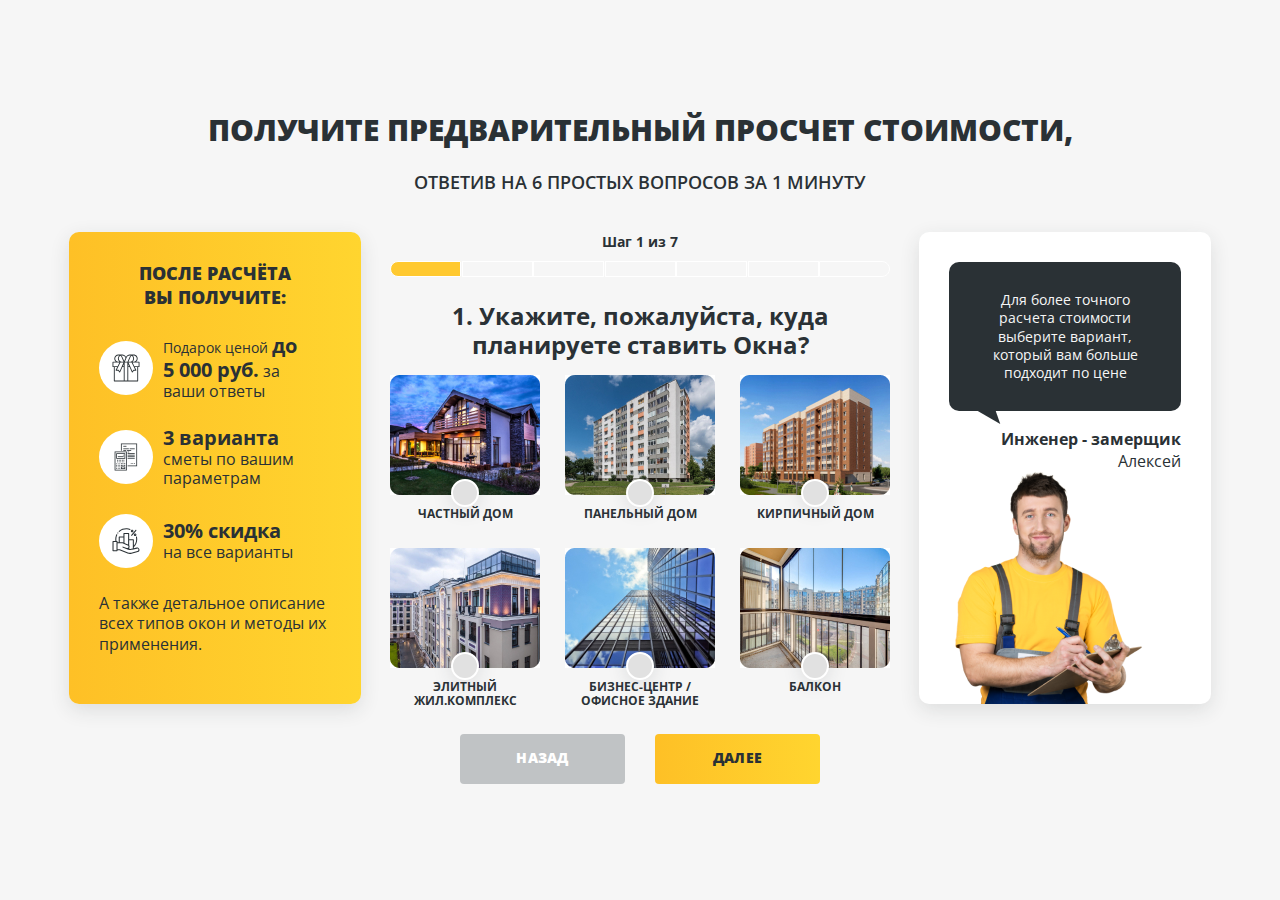
<file: index.html>
<!DOCTYPE html>
<html lang="en">
<head>
    <meta charset="UTF-8">
    <meta http-equiv="X-UA-Compatible" content="IE=edge">
    <meta name="viewport" content="width=device-width, initial-scale=1.0">

    <link rel="preconnect" href="https://fonts.googleapis.com">
    <link rel="preconnect" href="https://fonts.gstatic.com" crossorigin>
    <link href="https://fonts.googleapis.com/css2?family=Open+Sans:wght@400;600;700;800&display=swap" rel="stylesheet">

    <link rel="stylesheet" href="css/index.css">
    <link rel="stylesheet" href="css/media1160.css">
    <link rel="stylesheet" href="css/media846.css">
    <link rel="stylesheet" href="css/media542.css">
    <link rel="stylesheet" href="css/media414.css">
    <title>Document</title>
</head>
<body>

    <main>
        <div class="layout"></div>
        <div class="content">
            <h1>Получите предварительный просчет стоимости, 
                <span>ответив на 6 простых вопросов за 1 минуту</span>
            </h1>

            <section>
                <div class="content-box result">
                    <h3>После расчёта Вы получите:</h3>
                    <div class="result-item">
                        <div class="result-item-round">
                            <img src="icons/gift-box.svg" alt="">
                        </div>

                        <div class="result-item-text">
                            <p><span class="result-item-text-small">Подарок ценой</span> <span>до 5 000 руб.</span> за ваши ответы</p>
                        </div>
                    </div>
                    
                    <div class="result-item">
                        <div class="result-item-round">
                            <img src="icons/estimation.svg" alt="">
                        </div>

                        <div class="result-item-text">
                            <p><span>3 варианта</span> сметы по вашим параметрам</p>
                        </div>
                    </div>

                    <div class="result-item">
                        <div class="result-item-round">
                            <img src="icons/business-and-finance.svg" alt="">
                        </div>

                        <div class="result-item-text">
                            <p><span>30% скидка</span> на все варианты</p>
                        </div>
                    </div>

                    <p>А также детальное описание всех типов окон и методы их применения.</p>
                </div>

                <div class="step">
                    <p class="step-title">Шаг <span>1</span> из 7</p>
                    <div class="step-block">
                        <div class="step-block-item"></div>
                        <div class="step-block-item"></div>
                        <div class="step-block-item"></div>
                        <div class="step-block-item"></div>
                        <div class="step-block-item"></div>
                        <div class="step-block-item"></div>
                        <div class="step-block-item"></div>
                    </div>
                    <h2>1. Укажите, пожалуйста, куда планируете ставить Окна?</h2>
                    <div class="step-check">
                        <div class="step-check-item">
                            <div class="step-check-foto">
                                <img src="images/house1.jpg" alt="">
                            </div>

                            <label class="custom-radio" for="house-own">
                                <input type="radio" id="house-own" name="house">
                                <span>частный дом</span>
                            </label>
                        </div>

                        <div class="step-check-item">
                            <div class="step-check-foto">
                                <img src="images/house2.jpg" alt="">
                            </div>

                            <label class="custom-radio" for="house-panel">
                                <input type="radio" id="house-panel" name="house">
                                <span>панельный дом</span>
                            </label>
                        </div>

                        <div class="step-check-item">
                            <div class="step-check-foto">
                                <img src="images/house3.jpg" alt="">
                            </div>
                            
                            <label class="custom-radio" for="house-brick">
                                <input type="radio" id="house-brick" name="house">
                                <span>кирпичный дом</span>
                            </label>
                        </div>

                        <div class="step-check-item">
                            <div class="step-check-foto">
                                <img src="images/house4.jpg" alt="">
                            </div>
                            
                            <label class="custom-radio" for="house-elit">
                                <input type="radio" id="house-elit" name="house">
                                <span>элитный жил.комплекс</span>
                            </label>
                        </div>

                        <div class="step-check-item">
                            <div class="step-check-foto">
                                <img src="images/house5.jpg" alt="">
                            </div>
                            
                            <label class="custom-radio" for="house-busines">
                                <input type="radio" id="house-busines" name="house">
                                <span>бизнес-центр / офисное здание</span>
                            </label>
                        </div>

                        <div class="step-check-item">
                            <div class="step-check-foto">
                                <img src="images/house6.jpg" alt="">
                            </div>
                            
                            <label class="custom-radio" for="house-balcony">
                                <input type="radio" id="house-balcony" name="house">
                                <span>балкон</span>
                            </label>
                        </div>
                    </div>
                </div>

                <div class="content-box advice">
                    <div class="advice-speech">
                        <p>
                            Для более точного расчета стоимости выберите вариант, 
                            который вам больше подходит по цене
                        </p>
                    </div>
                    <p class="advice-profession">Инженер - замерщик</p>
                    <p class="advice-name">Алексей</p>
                </div>
            </section>

            <div class="button-box">
                <button class="button-grey">
                    <span>назад</span>
                </button>
                <button class="button-yellow">
                    <span>далее</span>
                </button>
            </div>
            <div class="mistake">Для продолжения выберите, пожалуйста, вариант ответа</div>
        </div>
        
    </main>

    <script src="index.js"></script>
</body>
</html>
</file>
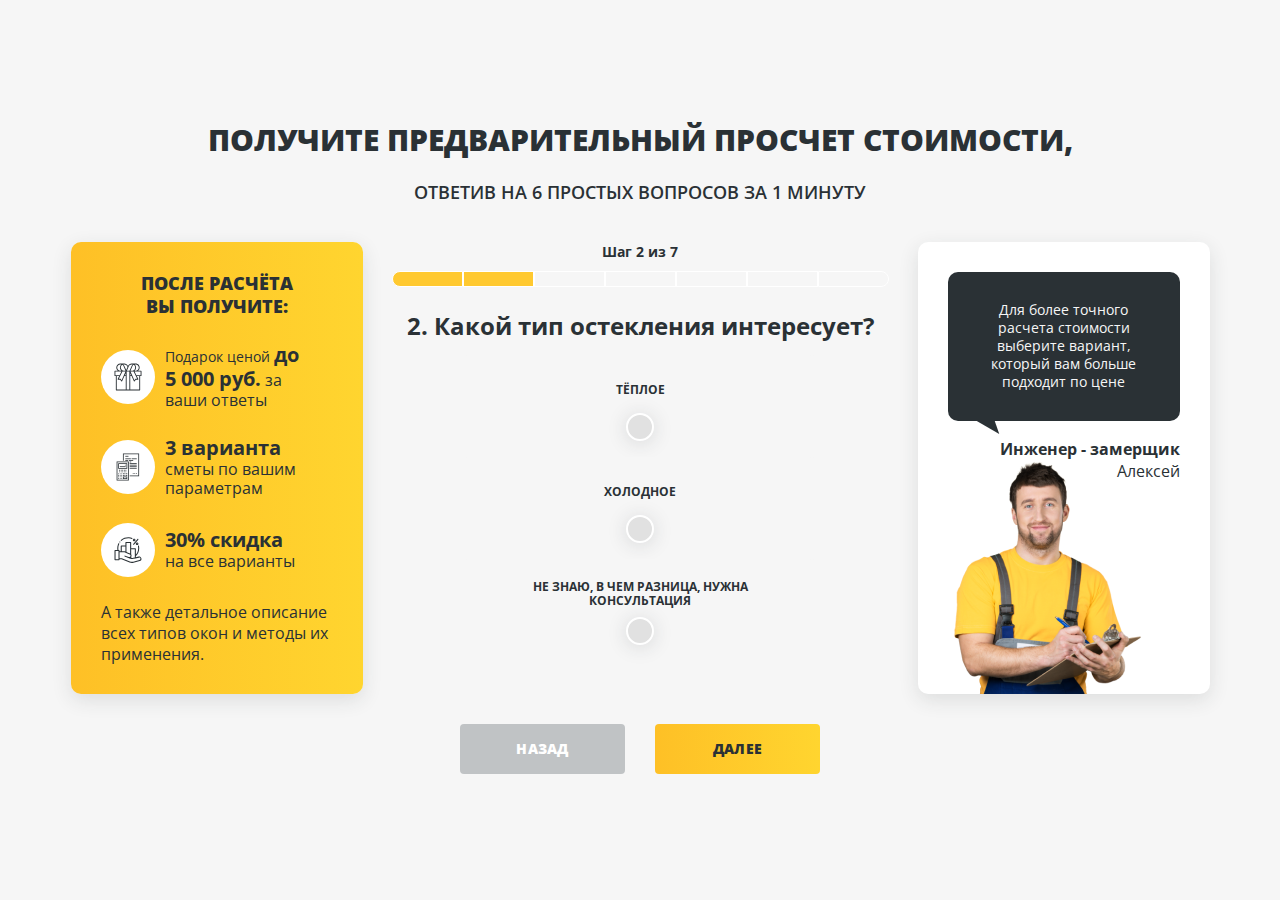
<file: pages/step2.html>
<!DOCTYPE html>
<html lang="en">
<head>
    <meta charset="UTF-8">
    <meta http-equiv="X-UA-Compatible" content="IE=edge">
    <meta name="viewport" content="width=device-width, initial-scale=1.0">

    <link rel="preconnect" href="https://fonts.googleapis.com">
    <link rel="preconnect" href="https://fonts.gstatic.com" crossorigin>
    <link href="https://fonts.googleapis.com/css2?family=Open+Sans:wght@400;600;700;800&display=swap" rel="stylesheet">

    <link rel="stylesheet" href="../css/index.css">
    <link rel="stylesheet" href="../css/media1160.css">
    <link rel="stylesheet" href="../css/media846.css">
    <link rel="stylesheet" href="../css/media542.css">
    <link rel="stylesheet" href="../css/media414.css">
    <title>Document</title>
</head>
<body>

    <main>
        <div class="layout"></div>
        <div class="content">
            <h1>Получите предварительный просчет стоимости, 
                <span>ответив на 6 простых вопросов за 1 минуту</span>
            </h1>

            <section>
                <div class="content-box result">
                    <h3>После расчёта Вы получите:</h3>
                    <div class="result-item">
                        <div class="result-item-round">
                            <img src="../icons/gift-box.svg" alt="">
                        </div>

                        <div class="result-item-text">
                            <p><span class="result-item-text-small">Подарок ценой</span> <span>до 5 000 руб.</span> за ваши ответы</p>
                        </div>
                    </div>
                    
                    <div class="result-item">
                        <div class="result-item-round">
                            <img src="../icons/estimation.svg" alt="">
                        </div>

                        <div class="result-item-text">
                            <p><span>3 варианта</span> сметы по вашим параметрам</p>
                        </div>
                    </div>

                    <div class="result-item">
                        <div class="result-item-round">
                            <img src="../icons/business-and-finance.svg" alt="">
                        </div>

                        <div class="result-item-text">
                            <p><span>30% скидка</span> на все варианты</p>
                        </div>
                    </div>

                    <p>А также детальное описание всех типов окон и методы их применения.</p>
                </div>

                <div class="step">
                    <p class="step-title">Шаг <span>2</span> из 7</p>
                    <div class="step-block">
                        <div class="step-block-item"></div>
                        <div class="step-block-item"></div>
                        <div class="step-block-item"></div>
                        <div class="step-block-item"></div>
                        <div class="step-block-item"></div>
                        <div class="step-block-item"></div>
                        <div class="step-block-item"></div>
                    </div>
                    <h2>2. Какой тип остекления интересует?</h2>
                    <div class="step-column"> 
                        <div class="step-column-item">
                            <label class="custom-radio-column" for="type-warm">  
                                <input type="radio" id="type-warm" name="type">
                                <span>Тёплое</span>
                            </label>
                        </div>     
                        
                        <div class="step-column-item">
                            <label class="custom-radio-column" for="type-cold">  
                                <input type="radio" id="type-cold" name="type">
                                <span>Холодное</span>
                            </label>
                        </div>
                        
                        <div class="step-column-item">
                            <label class="custom-radio-column" for="type-nothing">
                                <input type="radio" id="type-nothing" name="type">
                                <span>не знаю, в чем разница, нужна консультация</span>
                            </label>
                        </div>
                    </div>
                </div>

                <div class="content-box advice">
                    <div class="advice-speech">
                        <p>
                            Для более точного расчета стоимости выберите вариант, 
                            который вам больше подходит по цене
                        </p>
                    </div>
                    <p class="advice-profession">Инженер - замерщик</p>
                    <p class="advice-name">Алексей</p>
                </div>
            </section>

            <div class="button-box">
                <button class="button-grey">
                    <span>назад</span>
                </button>
                <button class="button-yellow">
                    <span>далее</span>
                </button>
            </div>
            <div class="mistake">Для продолжения выберите, пожалуйста, вариант ответа</div>
        </div>

        
    </main>

    <script src="../index.js"></script>
</body>
</html>
</file>
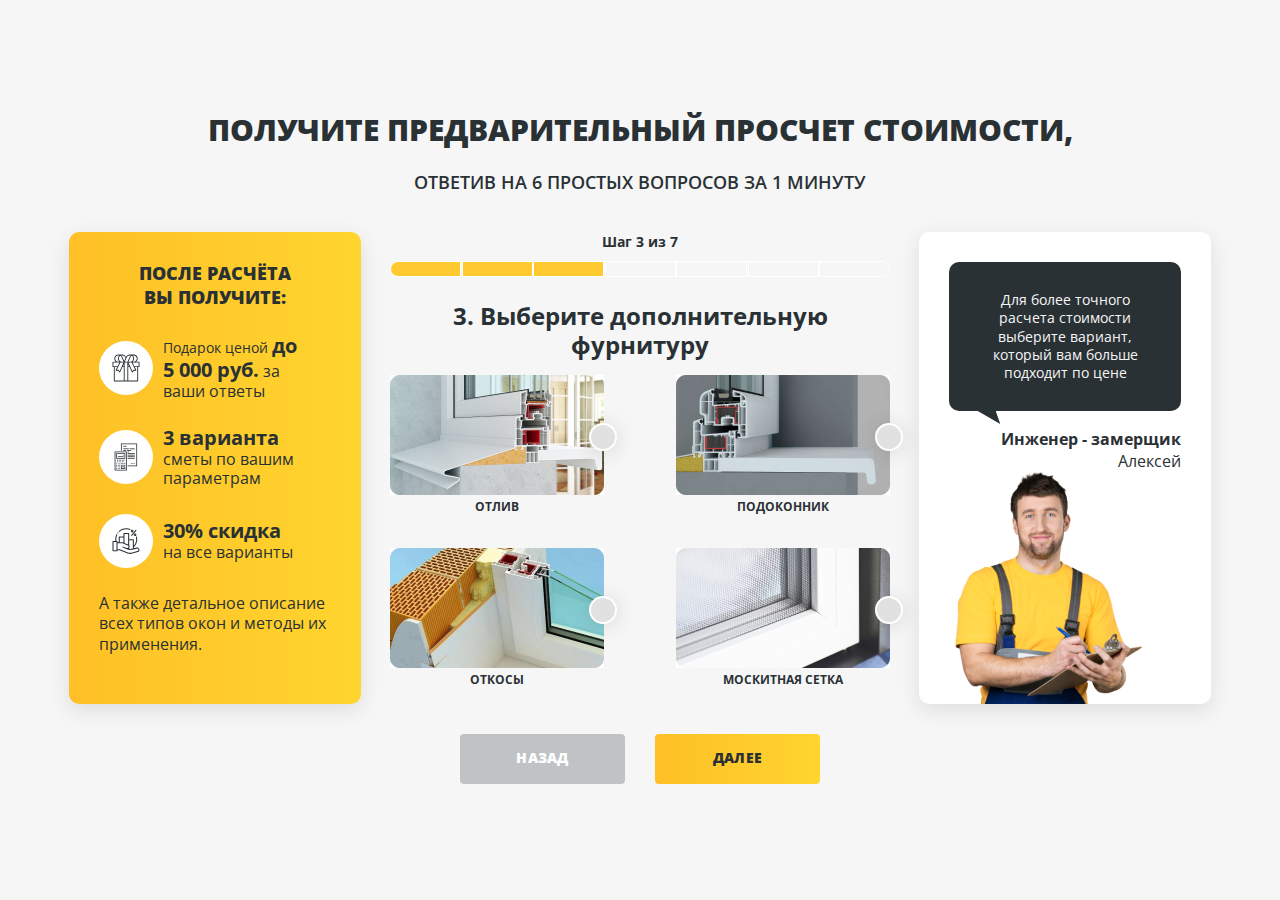
<file: pages/step3.html>
<!DOCTYPE html>
<html lang="en">
<head>
    <meta charset="UTF-8">
    <meta http-equiv="X-UA-Compatible" content="IE=edge">
    <meta name="viewport" content="width=device-width, initial-scale=1.0">

    <link rel="preconnect" href="https://fonts.googleapis.com">
    <link rel="preconnect" href="https://fonts.gstatic.com" crossorigin>
    <link href="https://fonts.googleapis.com/css2?family=Open+Sans:wght@400;600;700;800&display=swap" rel="stylesheet">

    <link rel="stylesheet" href="../css/index.css">
    <link rel="stylesheet" href="../css/media1160.css">
    <link rel="stylesheet" href="../css/media846.css">
    <link rel="stylesheet" href="../css/media542.css">
    <link rel="stylesheet" href="../css/media414.css">
    <title>Document</title>
</head>
<body>

    <main>
        <div class="layout"></div>
        <div class="content">
            <h1>Получите предварительный просчет стоимости, 
                <span>ответив на 6 простых вопросов за 1 минуту</span>
            </h1>

            <section>
                <div class="content-box result">
                    <h3>После расчёта Вы получите:</h3>
                    <div class="result-item">
                        <div class="result-item-round">
                            <img src="../icons/gift-box.svg" alt="">
                        </div>

                        <div class="result-item-text">
                            <p><span class="result-item-text-small">Подарок ценой</span> <span>до 5 000 руб.</span> за ваши ответы</p>
                        </div>
                    </div>
                    
                    <div class="result-item">
                        <div class="result-item-round">
                            <img src="../icons/estimation.svg" alt="">
                        </div>

                        <div class="result-item-text">
                            <p><span>3 варианта</span> сметы по вашим параметрам</p>
                        </div>
                    </div>

                    <div class="result-item">
                        <div class="result-item-round">
                            <img src="../icons/business-and-finance.svg" alt="">
                        </div>

                        <div class="result-item-text">
                            <p><span>30% скидка</span> на все варианты</p>
                        </div>
                    </div>

                    <p>А также детальное описание всех типов окон и методы их применения.</p>
                </div>

                <div class="step">
                    <p class="step-title">Шаг <span>3</span> из 7</p>
                    <div class="step-block">
                        <div class="step-block-item"></div>
                        <div class="step-block-item"></div>
                        <div class="step-block-item"></div>
                        <div class="step-block-item"></div>
                        <div class="step-block-item"></div>
                        <div class="step-block-item"></div>
                        <div class="step-block-item"></div>
                    </div>
                    <h2>3. Выберите дополнительную фурнитуру</h2>
                    <div class="step-check step-check-flex">
                        <div class="step-check-item ">
                            <div class="step-check-foto">
                                <img src="../images/accessories1.jpg" alt="">
                            </div>

                            <label class="custom-radio custom-radio-right" for="house-own">
                                <input type="checkbox" id="house-own" name="house">
                                <span>отлив</span>
                            </label>
                        </div>

                        <div class="step-check-item">
                            <div class="step-check-foto">
                                <img src="../images/accessories2.jpg" alt="">
                            </div>

                            <label class="custom-radio custom-radio-right" for="house-panel">
                                <input type="checkbox" id="house-panel" name="house">
                                <span>Подоконник</span>
                            </label>
                        </div>

                        <div class="step-check-item">
                            <div class="step-check-foto">
                                <img src="../images/accessories3.jpg" alt="">
                            </div>
                            
                            <label class="custom-radio custom-radio-right" for="house-brick">
                                <input type="checkbox" id="house-brick" name="house">
                                <span>Откосы</span>
                            </label>
                        </div>

                        <div class="step-check-item">
                            <div class="step-check-foto">
                                <img src="../images/accessories4.jpg" alt="">
                            </div>
                            
                            <label class="custom-radio custom-radio-right" for="house-elit">
                                <input type="checkbox" id="house-elit" name="house">
                                <span>Москитная сетка</span>
                            </label>
                        </div>
                    </div>

                </div>

                <div class="content-box advice">
                    <div class="advice-speech">
                        <p>
                            Для более точного расчета стоимости выберите вариант, 
                            который вам больше подходит по цене
                        </p>
                    </div>
                    <p class="advice-profession">Инженер - замерщик</p>
                    <p class="advice-name">Алексей</p>
                </div>
            </section>

            <div class="button-box">
                <button class="button-grey">
                    <span>назад</span>
                </button>
                <button class="button-yellow">
                    <span>далее</span>
                </button>
            </div>
            <div class="mistake">Для продолжения выберите, пожалуйста, вариант ответа</div>
        </div>

        
    </main>

    <script src="../index.js"></script>
</body>
</html>
</file>
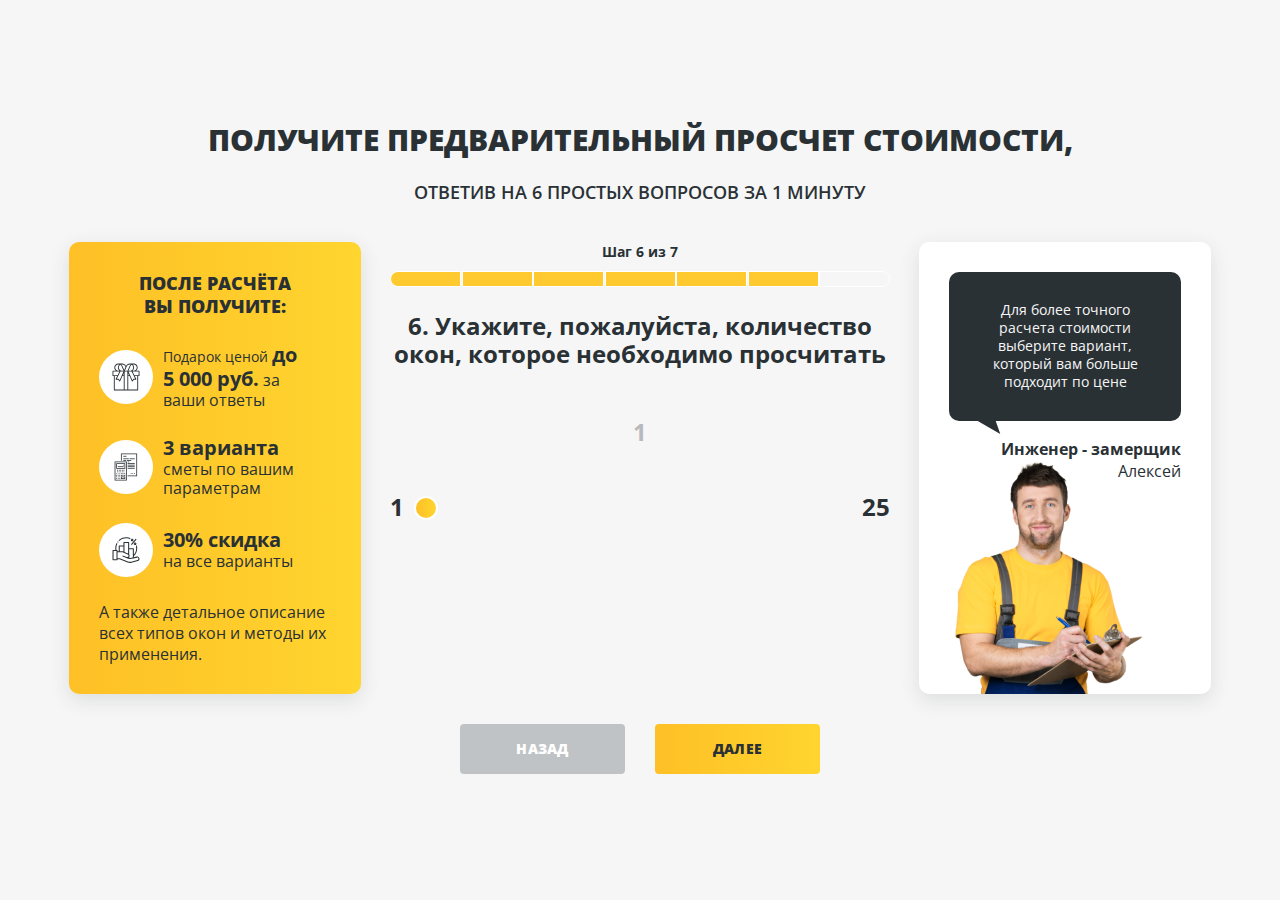
<file: pages/step6.html>
<!DOCTYPE html>
<html lang="en">
<head>
    <meta charset="UTF-8">
    <meta http-equiv="X-UA-Compatible" content="IE=edge">
    <meta name="viewport" content="width=device-width, initial-scale=1.0">

    <link rel="preconnect" href="https://fonts.googleapis.com">
    <link rel="preconnect" href="https://fonts.gstatic.com" crossorigin>
    <link href="https://fonts.googleapis.com/css2?family=Open+Sans:wght@400;600;700;800&display=swap" rel="stylesheet">

    <link rel="stylesheet" href="../css/index.css">
    <link rel="stylesheet" href="../css/media1160.css">
    <link rel="stylesheet" href="../css/media846.css">
    <link rel="stylesheet" href="../css/media542.css">
    <link rel="stylesheet" href="../css/media414.css">
    <title>Document</title>
</head>
<body>

    <main>
        <div class="layout"></div>
        <div class="content">
            <h1>Получите предварительный просчет стоимости, 
                <span>ответив на 6 простых вопросов за 1 минуту</span>
            </h1>

            <section>
                <div class="content-box result">
                    <h3>После расчёта Вы получите:</h3>
                    <div class="result-item">
                        <div class="result-item-round">
                            <img src="../icons/gift-box.svg" alt="">
                        </div>

                        <div class="result-item-text">
                            <p><span class="result-item-text-small">Подарок ценой</span> <span>до 5 000 руб.</span> за ваши ответы</p>
                        </div>
                    </div>
                    
                    <div class="result-item">
                        <div class="result-item-round">
                            <img src="../icons/estimation.svg" alt="">
                        </div>

                        <div class="result-item-text">
                            <p><span>3 варианта</span> сметы по вашим параметрам</p>
                        </div>
                    </div>

                    <div class="result-item">
                        <div class="result-item-round">
                            <img src="../icons/business-and-finance.svg" alt="">
                        </div>

                        <div class="result-item-text">
                            <p><span>30% скидка</span> на все варианты</p>
                        </div>
                    </div>

                    <p>А также детальное описание всех типов окон и методы их применения.</p>
                </div>

                <div class="step">
                    <p class="step-title">Шаг <span>6</span> из 7</p>
                    <div class="step-block">
                        <div class="step-block-item"></div>
                        <div class="step-block-item"></div>
                        <div class="step-block-item"></div>
                        <div class="step-block-item"></div>
                        <div class="step-block-item"></div>
                        <div class="step-block-item"></div>
                        <div class="step-block-item"></div>
                    </div>
                    <h2>6. Укажите, пожалуйста, количество окон, которое необходимо просчитать</h2>
                    <div class="step-count">
                        <span>1</span>
                    </div>
                    
                    <div class="step-slider">
                        <div><span>1</span></div>
                        <input type="range" min="1" max="25"step="1" value="1" class="slider">

                        <div><span>25</span></div>
                    </div>

                </div>

                <div class="content-box advice">
                    <div class="advice-speech">
                        <p>
                            Для более точного расчета стоимости выберите вариант, 
                            который вам больше подходит по цене
                        </p>
                    </div>
                    <p class="advice-profession">Инженер - замерщик</p>
                    <p class="advice-name">Алексей</p>
                </div>
            </section>

            <div class="button-box">
                <button class="button-grey">
                    <span>назад</span>
                </button>
                <button class="button-yellow">
                    <span>далее</span>
                </button>
            </div>
            <div class="mistake">Для продолжения выберите, пожалуйста, вариант ответа</div>
        </div>

        
    </main>

    <script src="../index.js"></script>
</body>
</html>
</file>
<file: css/index.css>
* {
  margin: 0;
  padding: 0;
}

body * {
  box-sizing: border-box;
}

body {
  background: #F6F6F6;
  display: flex;
  justify-content: center;
  align-items: center;
  min-height: 100vh;
  font-family: "Open Sans", sans-serif;
  font-style: normal;
}

main {
  position: relative;
  padding-top: 50px;
  padding-bottom: 60px;
  display: flex;
  flex-direction: column;
}
main .layout {
  background: #FFFFFF;
  box-shadow: 0px 6px 20px rgba(42, 49, 53, 0.12);
  border-radius: 10px;
  width: 1005px;
  position: absolute;
  top: 0;
  bottom: 0;
  margin-left: auto;
  margin-right: auto;
  z-index: -1;
  align-self: center;
}

h1 {
  font-weight: 800;
  font-size: 30px;
  line-height: 160%;
  color: #2A3135;
  text-align: center;
  text-transform: uppercase;
  width: 869px;
  align-self: center;
}
h1 span {
  font-weight: 600;
  font-size: 18px;
  line-height: 18.8px;
  color: #2A3135;
}

section {
  display: flex;
  gap: 29px;
}

.content {
  display: flex;
  gap: 30px;
  flex-direction: column;
}
.content .content-box {
  padding: 30px;
  width: 292px;
}
.content .result {
  background: linear-gradient(90deg, #FEC026 0%, #FFD52F 100%);
  box-shadow: 0px 6px 20px rgba(42, 49, 53, 0.12);
  border-radius: 10px;
  display: flex;
  gap: 25px;
  flex-direction: column;
}
.content .result .result-item {
  display: flex;
  gap: 10px;
  align-items: center;
}
.content .result .result-item-round {
  background: #FFFFFF;
  width: 54px;
  height: 54px;
  display: flex;
  justify-content: center;
  align-items: center;
  border-radius: 50%;
}
.content .result .result-item-text {
  max-width: 134px;
}
.content .result .result-item-text p {
  font-weight: 400;
  font-size: 16px;
  line-height: 19.2px;
  color: #2A3135;
}
.content .result .result-item-text p span {
  font-weight: 700;
  font-size: 20px;
  line-height: 120%;
}
.content .result .result-item-text p .result-item-text-small {
  font-weight: 400;
  font-size: 14px;
  line-height: 16.8px;
}
.content .result p {
  font-weight: 400;
  font-size: 16px;
  line-height: 130%;
  color: #2A3135;
}
.content h3 {
  font-weight: 800;
  font-size: 18px;
  line-height: 130%;
  color: #2A3135;
  text-align: center;
  text-transform: uppercase;
  max-width: 180px;
  align-self: center;
}
.content .step {
  max-width: 500px;
}
.content .step .step-title {
  font-weight: 700;
  font-size: 14px;
  line-height: 19px;
  color: #2A3135;
  text-align: center;
  margin-bottom: 10px;
}
.content .step .step-block {
  display: flex;
  justify-content: space-between;
  margin-bottom: 25px;
}
.content .step .step-block-item {
  width: 71px;
  height: 16px;
  background: #F6F6F6;
  border: 1px solid #FFFFFF;
}
.content .step .step-block-item:first-of-type {
  background: #FFC930;
  border-radius: 30px 0px 0px 30px;
}
.content .step .step-block-item:last-of-type {
  border-radius: 0px 30px 30px 0px;
}
.content .step h2 {
  font-weight: 700;
  font-size: 24px;
  line-height: 120%;
  color: #2A3135;
  text-align: center;
  margin-bottom: 15px;
}
.content .step .step-check {
  justify-content: space-between;
  display: grid;
  grid-template-columns: auto auto auto;
  grid-template-rows: auto auto;
  row-gap: 17px;
}
.content .step .step-check-flex {
  display: flex;
  flex-wrap: wrap;
}
.content .step .step-check-item {
  position: relative;
  height: 156px;
}
.content .step .step-check-foto {
  border-radius: 10px;
}
.content .step .step-column {
  display: grid;
  justify-content: center;
  row-gap: 32px;
}
.content .step .step-column-item {
  background: #F6F6F6;
  border-radius: 10px;
  width: 360px;
  height: 70px;
  position: relative;
  display: flex;
  align-items: center;
  justify-content: center;
}
.content .custom-radio-column {
  display: flex;
  justify-content: center;
  align-items: center;
}
.content .custom-radio-column > input {
  position: absolute;
  z-index: -1;
  opacity: 0;
}
.content .custom-radio-column > span {
  display: flex;
  align-items: center;
  flex-direction: column-reverse;
  max-width: 216px;
  font-weight: 700;
  font-size: 12px;
  line-height: 120%;
  color: #2A3135;
  text-align: center;
  text-transform: uppercase;
}
.content .custom-radio-column > span::before {
  content: "";
  width: 24px;
  height: 24px;
  background: #E1E1E1;
  box-shadow: 0px 2px 20px rgba(42, 49, 53, 0.15);
  border-radius: 50%;
  border: 2px solid #FFFFFF;
  display: flex;
  align-items: center;
  justify-content: center;
  position: absolute;
  top: 58px;
}
.content .custom-radio-column > input:checked + span::before {
  background: linear-gradient(90deg, #FEC026 0%, #FFD52F 100%);
  content: url("../icons/approved 1.svg");
}
.content .custom-radio {
  display: flex;
  justify-content: center;
}
.content .custom-radio > input {
  position: absolute;
  z-index: -1;
  opacity: 0;
}
.content .custom-radio > span {
  display: flex;
  align-items: center;
  flex-direction: column;
  position: absolute;
  top: 104px;
  font-weight: 700;
  font-size: 12px;
  line-height: 120%;
  color: #2A3135;
  text-align: center;
  text-transform: uppercase;
}
.content .custom-radio-right > span {
  position: initial;
  display: block;
}
.content .custom-radio-right > span::before {
  position: absolute;
  top: 48px;
  left: 199px;
  width: 30px;
  height: 30px;
}
.content .custom-radio > span::before {
  content: "";
  width: 24px;
  height: 24px;
  background: #E1E1E1;
  box-shadow: 0px 2px 20px rgba(42, 49, 53, 0.15);
  border-radius: 50%;
  border: 2px solid #FFFFFF;
  display: flex;
  align-items: center;
  justify-content: center;
}
.content .custom-radio > input:checked + span::before {
  background: linear-gradient(90deg, #FEC026 0%, #FFD52F 100%);
  content: url("../icons/approved 1.svg");
}
.content .step-count {
  width: 166px;
  height: 70px;
  background: #F6F6F6;
  border-radius: 10px;
  margin: 27px auto;
  display: flex;
  justify-content: center;
  align-items: center;
}
.content .step-count span {
  font-weight: 700;
  font-size: 24px;
  line-height: 130%;
  color: #2A3135;
  display: flex;
  align-items: center;
  text-transform: uppercase;
  opacity: 0.3;
}
.content .step-slider {
  display: flex;
  gap: 10px;
  align-items: center;
}
.content .step-slider span {
  font-weight: 700;
  font-size: 24px;
  line-height: 120%;
  color: #2A3135;
}
.content .slider {
  appearance: none;
  background: #F6F6F6;
  border-radius: 0px 30px 30px 0px;
  width: 100%;
  height: 10px;
}
.content .slider::-webkit-slider-thumb {
  -webkit-appearance: none;
  width: 24px;
  height: 24px;
  background: linear-gradient(90deg, #FEC026 0%, #FFD52F 100%);
  border: 2px solid #FFFFFF;
  border-radius: 50%;
  cursor: pointer;
}
.content .advice {
  background: #FFFFFF;
  box-shadow: 0px 6px 20px rgba(42, 49, 53, 0.12);
  border-radius: 10px;
  background-image: url("../images/master.png");
  background-repeat: no-repeat;
  background-position-y: bottom;
  background-position-x: 30px;
}
.content .advice p {
  text-align: right;
  font-weight: 400;
  font-size: 16px;
  line-height: 22px;
  color: #2A3135;
}
.content .advice .advice-profession {
  font-weight: 700;
  font-size: 16px;
  line-height: 22px;
  color: #2A3135;
}
.content .advice-speech {
  background: #2A3135;
  border-radius: 10px;
  padding: 29px 25px;
  position: relative;
  margin-bottom: 17px;
}
.content .advice-speech p {
  font-weight: 400;
  font-size: 14px;
  line-height: 130%;
  color: #F6F6F6;
  text-align: center;
}
.content .advice-speech::after {
  transform: skew(60deg);
  content: "";
  position: absolute;
  top: 100%;
  left: 40px;
  border-width: 13px 18px 0 0;
  border-style: solid;
  border-color: #2A3135 transparent;
}

.button-box {
  display: flex;
  gap: 30px;
  justify-content: center;
}
.button-box button {
  width: 165px;
  height: 50px;
  border: none;
  cursor: pointer;
  border-radius: 4px;
}
.button-box button span {
  font-family: "Open Sans";
  font-style: normal;
  font-weight: 800;
  font-size: 14px;
  line-height: 10px;
  color: #2A3135;
  text-align: center;
  letter-spacing: 0.02em;
  text-transform: uppercase;
}
.button-box .button-grey {
  background: #C0C3C5;
}
.button-box .button-grey span {
  color: #FFFFFF;
}
.button-box .button-grey:hover {
  background-color: #adafb1;
}
.button-box .button-yellow {
  background: linear-gradient(90deg, #FEC026 0%, #FFD52F 100%);
}
.button-box .button-yellow:hover {
  background: linear-gradient(90deg, #cfa02a 0%, #e6cc66 100%);
}

.mistake {
  position: absolute;
  bottom: 32px;
  left: 0;
  right: 0;
  text-align: center;
  color: red;
  font-size: 20px;
  display: none;
}
</file>
<file: css/media1160.css>
@media screen and (max-width: 1160px) {
  .content .advice {
    display: none;
  }
  .content .step {
    max-width: 400px;
  }
  .content .step .step-check {
    display: flex;
    flex-wrap: wrap;
  }
  .content .step .step-check-item img {
    max-width: 150px;
  }
  .content .step h2 {
    font-size: 22px;
  }
  .content .custom-radio-right > span::before {
    top: 30px;
    left: 134px;
  }
  main {
    background: #FFFFFF;
    box-shadow: 0px 6px 20px rgba(42, 49, 53, 0.12);
    border-radius: 10px;
    padding: 50px;
  }
  main .layout {
    display: none;
  }
  h1 {
    width: 724px;
    font-size: 25px;
  }
}
</file>
<file: css/media846.css>
@media screen and (max-width: 846px) {
  section {
    flex-direction: column;
    align-items: center;
  }
  h1 {
    font-size: 22px;
    width: 367px;
  }
  main {
    margin: 0 20px;
  }
  .content h3 {
    max-width: fit-content;
  }
  .content .content-box {
    width: auto;
    padding: 15px;
  }
  .content .result .result-item-text {
    max-width: fit-content;
  }
  .content .result .result-item-text p span {
    font-size: 18px;
  }
  .content .result .result-item {
    display: grid;
    grid-template-columns: 54px auto;
  }
}
</file>
<file: css/media542.css>
@media screen and (max-width: 542px) {
  main {
    padding: 20px;
  }
  h1 {
    width: auto;
  }
  .content .content-box {
    display: none;
  }
  .content .step {
    max-width: fit-content;
  }
  .content .step .step-block-item {
    width: 42px;
  }
  .button-box {
    gap: 0;
    justify-content: space-around;
  }
}
</file>
<file: css/media414.css>
@media screen and (max-width: 414px) {
  .button-box {
    gap: 10px;
    flex-direction: column;
    align-items: center;
  }
  .content .step .step-block-item {
    width: 26px;
  }
  .content .step .step-column-item {
    width: auto;
  }
}
</file>
